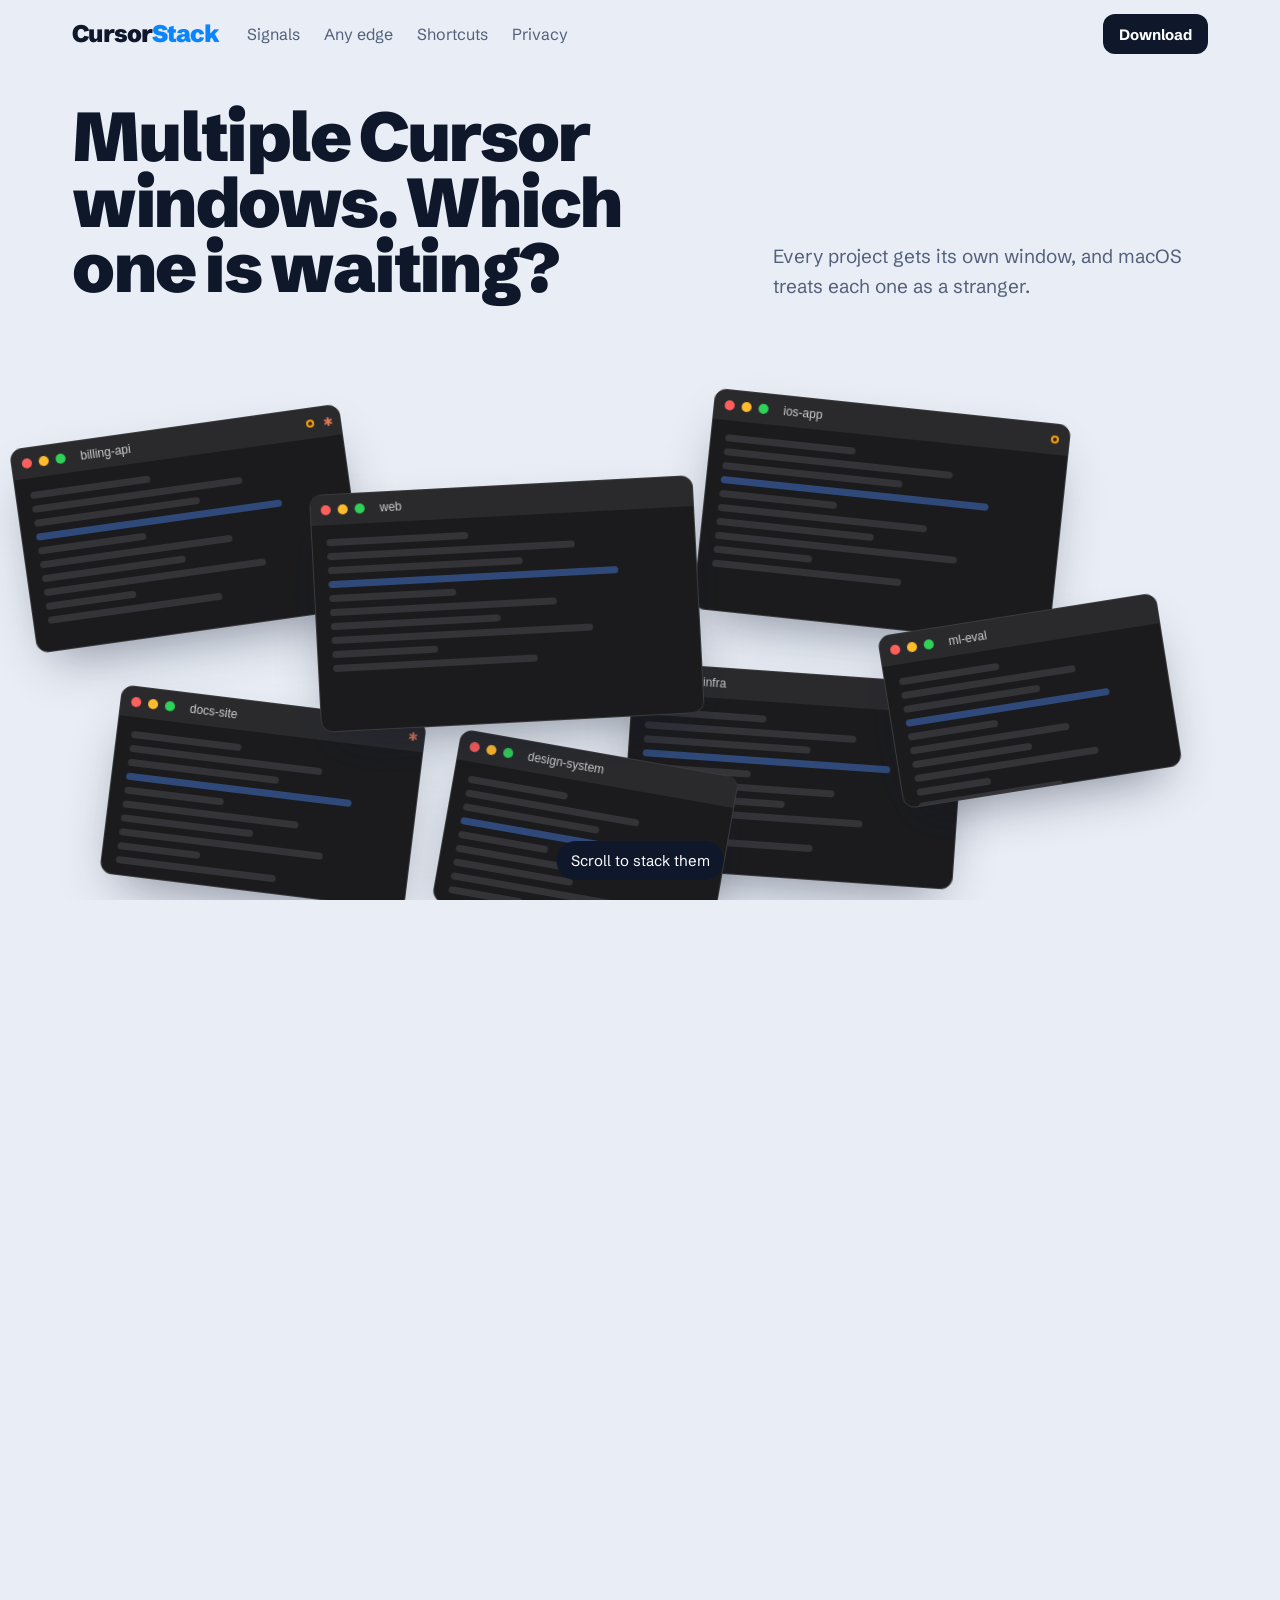
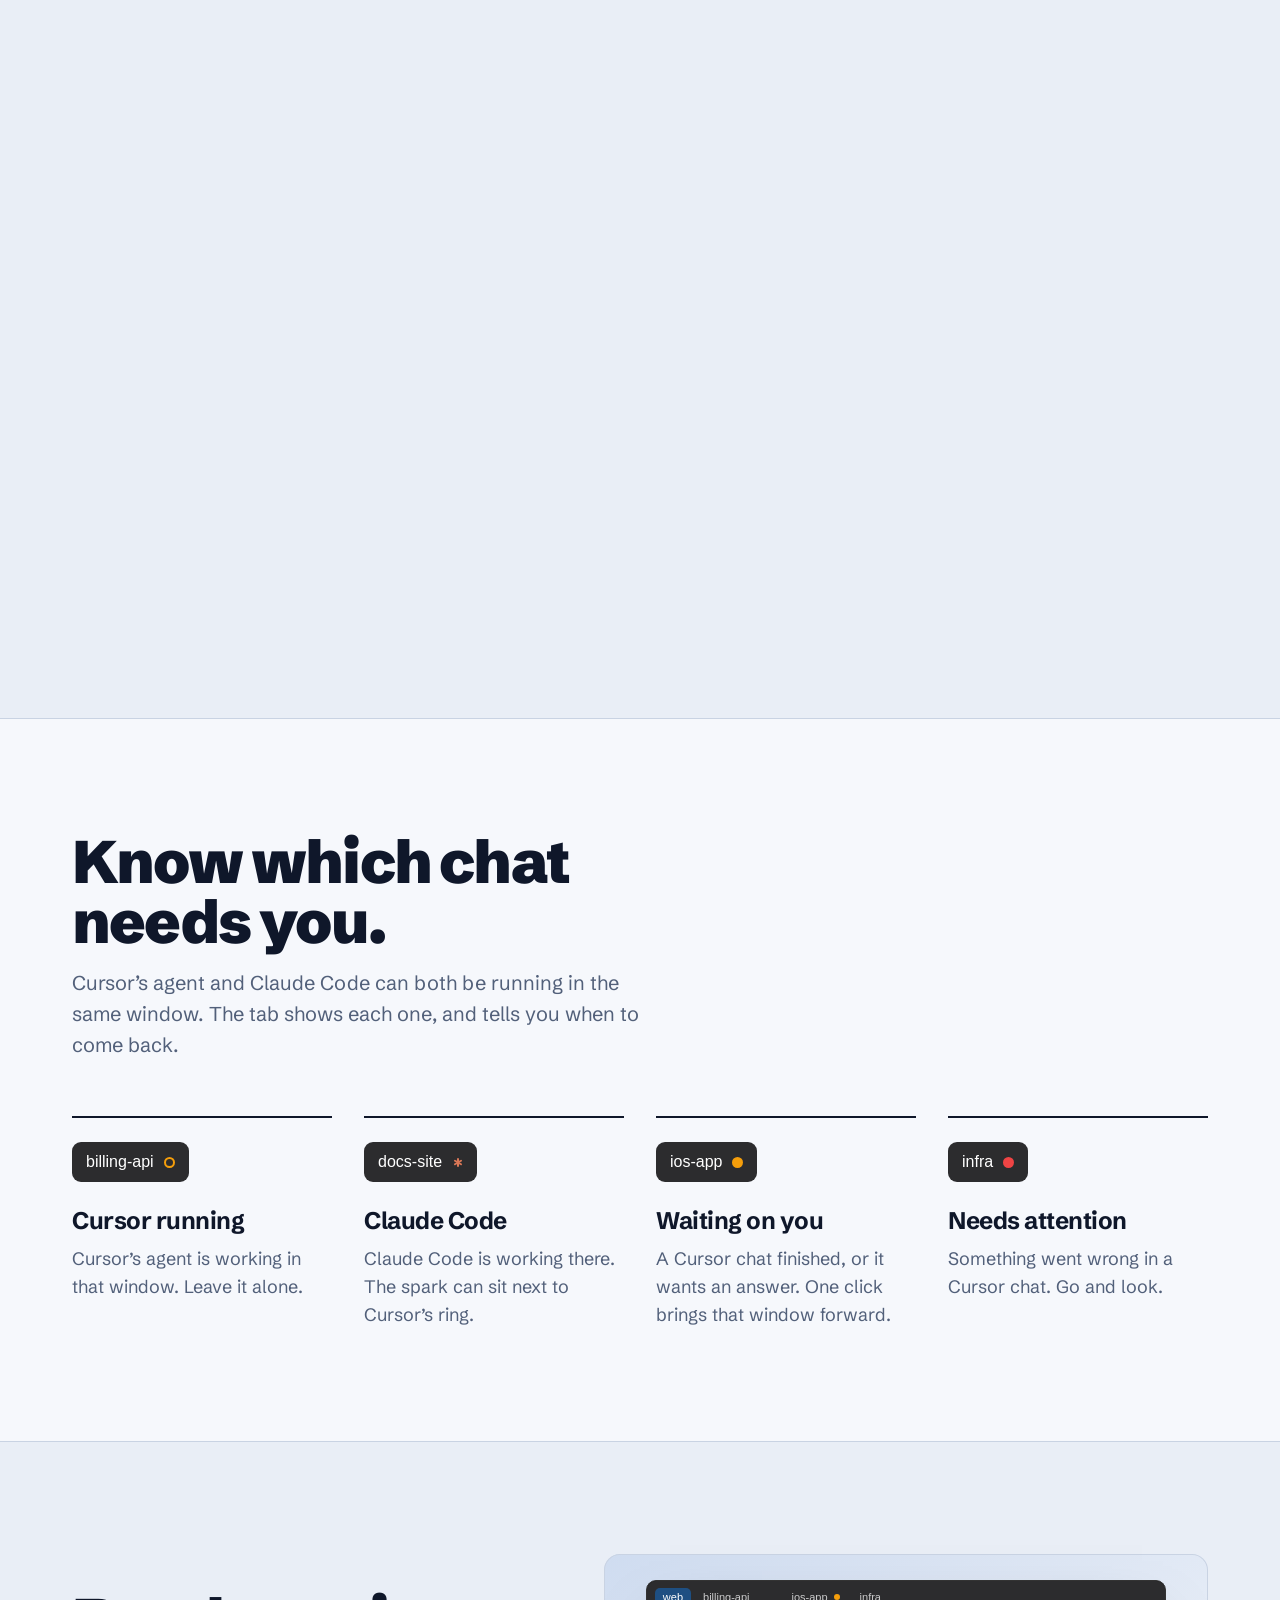
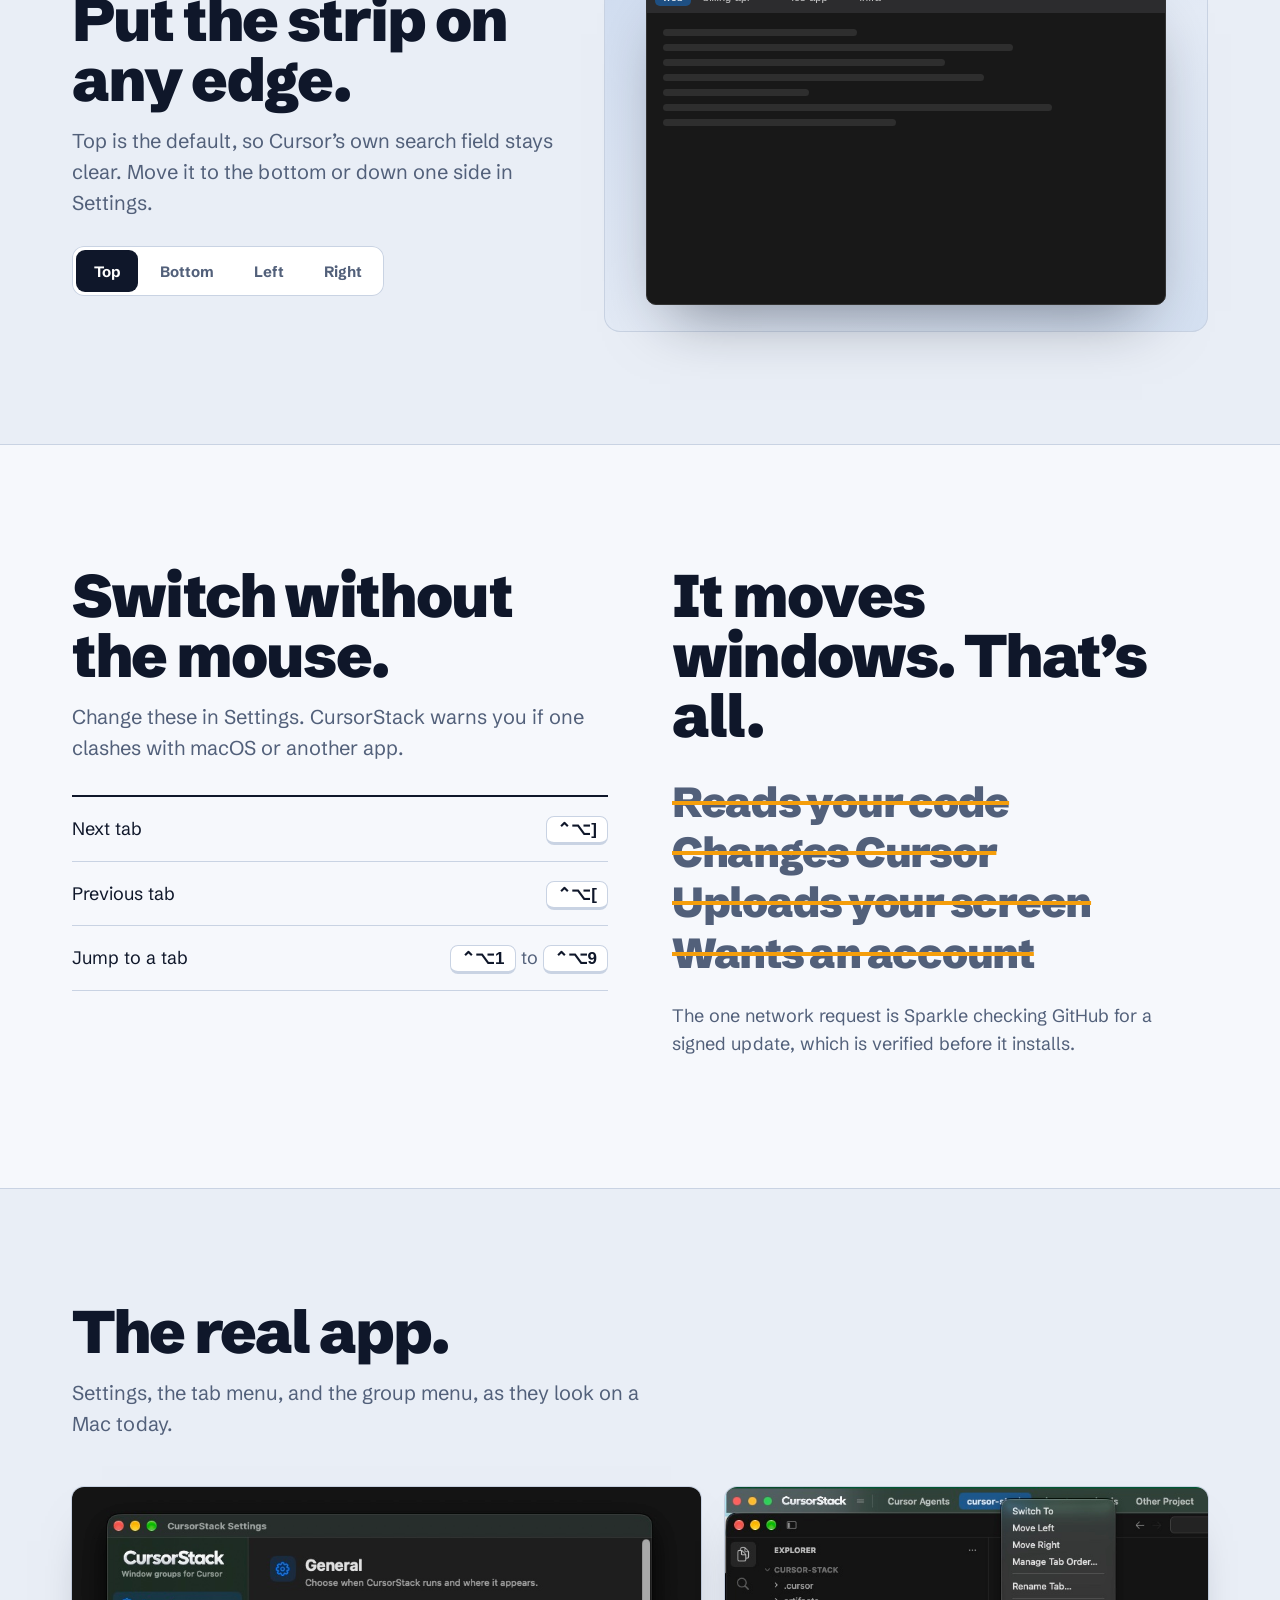
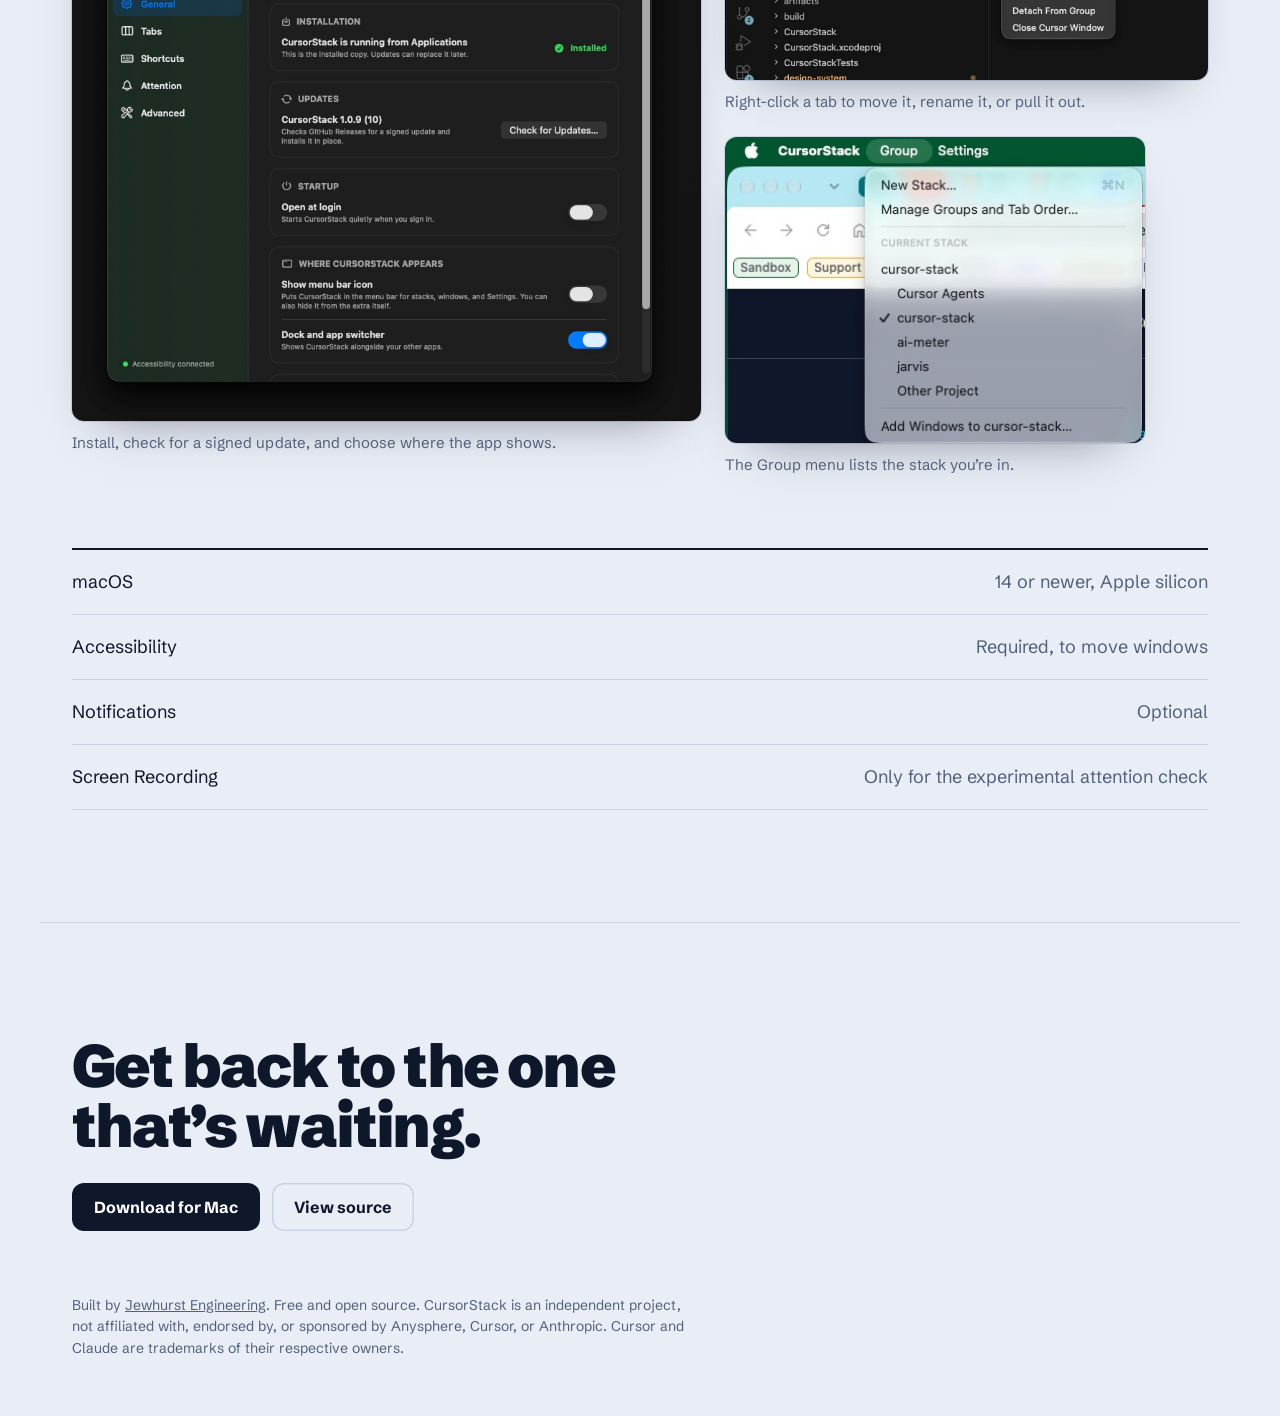
<file: docs/index.html>
<!DOCTYPE html>
<html lang="en" class="no-js">
<head>
<meta charset="utf-8">
<meta name="viewport" content="width=device-width, initial-scale=1">
<title>CursorStack — Tabs for your Cursor windows on macOS</title>
<meta name="description" content="Free, open-source Mac app that groups your Cursor windows under one tab strip. It shows when Cursor’s agent or Claude Code is running, and when a chat is waiting on you.">
<link rel="canonical" href="https://cursorstack.app/">
<meta name="robots" content="index, follow, max-image-preview:large">
<meta name="theme-color" content="#e9eef6">
<link rel="icon" href="favicon.png" type="image/png" sizes="32x32">
<link rel="apple-touch-icon" href="apple-touch-icon.png">

<meta property="og:type" content="website">
<meta property="og:site_name" content="CursorStack">
<meta property="og:url" content="https://cursorstack.app/">
<meta property="og:title" content="CursorStack — Tabs for your Cursor windows on macOS">
<meta property="og:description" content="One tab strip on your Cursor windows. An amber mark for Cursor’s agent, a spark for Claude Code, and a dot when a chat is waiting on you.">
<meta property="og:image" content="https://cursorstack.app/images/og.png">
<meta property="og:image:width" content="1200">
<meta property="og:image:height" content="630">
<meta property="og:image:alt" content="CursorStack: one strip, every project. A tab strip with web, billing-api, ios-app, infra, and docs-site tabs.">
<meta property="og:locale" content="en_US">
<meta name="twitter:card" content="summary_large_image">
<meta name="twitter:title" content="CursorStack — Tabs for your Cursor windows on macOS">
<meta name="twitter:description" content="One tab strip on your Cursor windows. An amber mark for Cursor’s agent, a spark for Claude Code, and a dot when a chat is waiting on you.">
<meta name="twitter:image" content="https://cursorstack.app/images/og.png">
<meta name="twitter:image:alt" content="CursorStack: one strip, every project.">

<script type="application/ld+json">
{
  "@context": "https://schema.org",
  "@type": "SoftwareApplication",
  "name": "CursorStack",
  "url": "https://cursorstack.app/",
  "description": "A macOS app that groups Cursor windows under one tab strip and shows when Cursor’s agent or Claude Code is running, finished, or waiting on you.",
  "applicationCategory": "DeveloperApplication",
  "operatingSystem": "macOS 14 or later",
  "processorRequirements": "Apple silicon",
  "downloadUrl": "https://github.com/JewhurstEngineering/cursor-stack/releases/latest",
  "image": "https://cursorstack.app/images/og.png",
  "screenshot": "https://cursorstack.app/images/settings.jpg",
  "isAccessibleForFree": true,
  "license": "https://opensource.org/licenses/MIT",
  "offers": { "@type": "Offer", "price": "0", "priceCurrency": "USD" },
  "author": { "@type": "Organization", "name": "Jewhurst Engineering", "url": "https://github.com/JewhurstEngineering" },
  "sameAs": ["https://github.com/JewhurstEngineering/cursor-stack"]
}
</script>
<script>document.documentElement.classList.replace("no-js", "js")</script>
<link rel="preconnect" href="https://fonts.googleapis.com">
<link rel="preconnect" href="https://fonts.gstatic.com" crossorigin>
<link href="https://fonts.googleapis.com/css2?family=Schibsted+Grotesk:wght@400;500;700;900&family=JetBrains+Mono:wght@400;500&display=swap" rel="stylesheet">
<link rel="stylesheet" href="assets/demo.css">
<style>
  :root {
    --paper: #e9eef6;
    --paper-2: #f6f8fc;
    --ink: #0f172a;
    --slate: #52607a;
    --rule: #c9d3e3;
    --blue: #0a84ff;
    --amber: #f59e0b;
    --red: #ef4444;
    --strip: #2c2c2e;
    --sans: "Schibsted Grotesk", ui-sans-serif, system-ui, sans-serif;
    --mac: -apple-system, BlinkMacSystemFont, "Helvetica Neue", sans-serif;
    --nav-h: 68px;
  }
  * { box-sizing: border-box; }
  html { background: var(--paper); color: var(--ink); overflow-x: clip; }
  body { margin: 0; font: 400 18px/1.55 var(--sans); -webkit-font-smoothing: antialiased; }
  :focus-visible { outline: 2px solid var(--blue); outline-offset: 3px; }
  .wrap { max-width: 1200px; margin: 0 auto; padding: 0 16px; }
  @media (min-width: 720px) { .wrap { padding: 0 32px; } }

  .nav { position: sticky; top: 0; z-index: 30; height: var(--nav-h); background: color-mix(in srgb, var(--paper) 88%, transparent); backdrop-filter: blur(12px); }
  .nav .wrap { height: 100%; display: flex; align-items: center; gap: 28px; }
  .word { font-weight: 900; font-size: 24px; letter-spacing: -0.04em; text-decoration: none; color: var(--ink); }
  .word span { color: var(--blue); }
  .nav nav { display: none; gap: 24px; font-size: 16px; }
  .nav nav a { color: var(--slate); text-decoration: none; }
  .nav nav a:hover { color: var(--ink); }
  @media (min-width: 860px) { .nav nav { display: flex; } }
  .btn { display: inline-flex; align-items: center; gap: 10px; min-height: 48px; padding: 0 22px; border-radius: 12px; font: 700 16px var(--sans); text-decoration: none; }
  .btn-ink { background: var(--ink); color: #fff; }
  .btn-ink:hover { background: var(--blue); }
  .btn-quiet { color: var(--ink); box-shadow: inset 0 0 0 1.5px var(--rule); }
  .btn-quiet:hover { box-shadow: inset 0 0 0 1.5px var(--ink); }
  .nav .btn { margin-left: auto; min-height: 40px; padding: 0 16px; font-size: 15px; }

  /* scroll scene: pile → stack → live demo */
  .scene { height: 250vh; position: relative; }
  .stage { position: sticky; top: var(--nav-h); height: calc(100vh - var(--nav-h)); overflow: hidden; }
  .copy { position: relative; z-index: 3; padding-top: clamp(16px, 4vh, 48px); }
  .copy .grid { display: grid; }
  .state { grid-area: 1 / 1; display: grid; gap: 20px 48px; align-items: end; align-content: start; transition: opacity .35s, transform .35s; }
  @media (min-width: 960px) { .state { grid-template-columns: 1.5fr 1fr; } }
  .state h1, .state h2 { font-weight: 900; font-size: clamp(38px, 5.4vw, 76px); line-height: .95; letter-spacing: -0.035em; margin: 0; }
  .state p { margin: 0; color: var(--slate); font-size: 19px; max-width: 36ch; }
  .state .cta { display: flex; flex-wrap: wrap; gap: 12px; margin-top: 20px; }
  .state .try { margin-top: 14px; font-size: 15px; color: var(--slate); display: flex; align-items: center; gap: 8px; }
  .state .try::before { content: ""; width: 9px; height: 9px; border-radius: 50%; background: var(--amber); }
  .js .after { opacity: 0; transform: translateY(16px); pointer-events: none; }
  .skip { position: absolute; left: 16px; top: -60px; z-index: 50; background: var(--ink); color: #fff; padding: 10px 16px; border-radius: 8px; }
  .skip:focus { top: 12px; }
  /* without JavaScript: no scroll scene, just the stacked copy and a real screenshot */
  .no-js .scene { height: auto; }
  .no-js .stage { position: static; height: auto; overflow: visible; }
  .no-js .before, .no-js .scroll-cue, .no-js .demo-slot, .no-js .try { display: none; }
  .fallback { display: none; }
  .no-js .fallback { display: block; margin: 40px auto 96px; }
  .fallback img { width: 100%; height: auto; display: block; border-radius: 12px; box-shadow: 0 30px 60px -30px rgba(15,23,42,.5); }
  .scene.done .after { pointer-events: auto; }

  .w { position: absolute; left: 0; top: 0; z-index: 1; border-radius: 12px; background: #1b1b1d; border: 1px solid #3a3a3e; overflow: hidden;
    box-shadow: 0 24px 50px -18px rgba(15,23,42,.45); will-change: transform; }
  .w .bar { height: 30px; display: flex; align-items: center; gap: 7px; padding: 0 10px; background: #2a2a2d; font: 500 12px var(--mac); color: #cfcfcf; }
  .w .bar i { width: 10px; height: 10px; border-radius: 50%; display: block; flex: none; }
  .w .bar b { font-weight: 500; margin-left: 8px; white-space: nowrap; }
  .w .bar .marks { margin-left: auto; display: flex; align-items: center; gap: 5px; }
  .w .bar .ring { width: 8px; height: 8px; border-radius: 50%; border: 2px solid var(--amber); box-sizing: border-box; }
  .spark { width: 11px; height: 11px; display: inline-flex; align-items: center; justify-content: center; flex: none; }
  .spark b { width: 2px; height: 9px; border-radius: 2px; background: #d97757; display: block; position: relative; }
  .spark b::before, .spark b::after { content: ""; position: absolute; inset: 0; border-radius: inherit; background: inherit; }
  .spark b::before { transform: rotate(60deg); }
  .spark b::after { transform: rotate(120deg); }
  @media (prefers-reduced-motion: no-preference) { .spark { animation: spark-spin 8s linear infinite; } }
  @keyframes spark-spin { to { transform: rotate(360deg); } }
  .w .body { padding: 14px; display: grid; gap: 7px; }
  .w .body span { height: 7px; border-radius: 4px; background: #333338; display: block; }
  .w .body span.hl { background: #2f4a7a; }
  .demo-slot { position: absolute; z-index: 2; opacity: 0; box-shadow: 0 50px 100px -40px rgba(15,23,42,.6); border-radius: 14px; }
  .scroll-cue { position: absolute; z-index: 3; left: 50%; bottom: 20px; transform: translateX(-50%); margin: 0; font-size: 15px; color: #fff; background: var(--ink); padding: 8px 14px; border-radius: 999px; }

  /* sections */
  section.band { padding: 112px 0; border-top: 1px solid var(--rule); }
  section.alt { background: var(--paper-2); }
  h2.big { font-weight: 900; font-size: clamp(34px, 4.8vw, 60px); line-height: 1; letter-spacing: -0.03em; margin: 0 0 16px; max-width: 17ch; }
  .sub { color: var(--slate); font-size: 20px; margin: 0; max-width: 48ch; }

  .signals { margin-top: 56px; display: grid; gap: 40px; }
  @media (min-width: 720px) { .signals { grid-template-columns: 1fr 1fr; gap: 32px; } }
  @media (min-width: 1100px) { .signals { grid-template-columns: repeat(4, 1fr); } }
  .signals > div { border-top: 2px solid var(--ink); padding-top: 24px; }
  .chip { display: inline-flex; align-items: center; gap: 10px; height: 40px; padding: 0 14px; border-radius: 9px; background: var(--strip); color: #fff; font: 500 16px var(--mac); }
  .chip i { width: 11px; height: 11px; border-radius: 50%; display: block; }
  .signals h3 { font-weight: 700; font-size: 24px; letter-spacing: -0.02em; margin: 20px 0 6px; }
  .signals p { margin: 0; color: var(--slate); }

  .split { display: grid; gap: 48px; align-items: center; }
  @media (min-width: 900px) { .split { grid-template-columns: 1fr 1.25fr; } }
  .seg { display: inline-flex; flex-wrap: wrap; gap: 4px; padding: 4px; margin-top: 28px; border-radius: 12px; background: #fff; box-shadow: inset 0 0 0 1px var(--rule); }
  .seg button { font: 700 15px var(--sans); color: var(--slate); background: transparent; border: 0; border-radius: 9px; padding: 9px 18px; min-height: 42px; cursor: pointer; }
  .seg button[aria-pressed="true"] { background: var(--ink); color: #fff; }
  .mini { position: relative; aspect-ratio: 16 / 10; border-radius: 16px; background: linear-gradient(150deg, #cfdcf0, #e4ebf6 55%, #d5e1f2); box-shadow: inset 0 0 0 1px var(--rule); }
  .mini-win { position: absolute; inset: 7%; display: grid; border-radius: 10px; overflow: hidden; background: #181818; border: 1px solid #333; box-shadow: 0 30px 60px -24px rgba(15,23,42,.5);
    grid-template-areas: "bar" "body"; grid-template-rows: 32px 1fr; transition: grid-template-rows .35s, grid-template-columns .35s; }
  .mini-win[data-edge="bottom"] { grid-template-areas: "body" "bar"; grid-template-rows: 1fr 32px; }
  .mini-win[data-edge="left"] { grid-template-areas: "bar body"; grid-template-columns: 120px 1fr; grid-template-rows: 1fr; }
  .mini-win[data-edge="right"] { grid-template-areas: "body bar"; grid-template-columns: 1fr 120px; grid-template-rows: 1fr; }
  .mini-bar { grid-area: bar; background: var(--strip); display: flex; gap: 4px; padding: 5px 8px; align-items: center; font: 500 11px var(--mac); color: rgba(255,255,255,.75); overflow: hidden; }
  .mini-win[data-edge="left"] .mini-bar, .mini-win[data-edge="right"] .mini-bar { flex-direction: column; align-items: stretch; padding: 10px 8px; }
  .mini-bar span { padding: 3px 8px; border-radius: 5px; white-space: nowrap; display: flex; align-items: center; justify-content: space-between; gap: 6px; }
  .mini-bar span.on { background: rgba(10,132,255,.4); color: #fff; }
  .mini-bar i { width: 6px; height: 6px; border-radius: 50%; background: var(--amber); display: block; }
  .mini-body { grid-area: body; padding: 16px; display: grid; gap: 8px; align-content: start; }
  .mini-body i { display: block; height: 7px; border-radius: 4px; background: #2e2e2e; }

  .two { display: grid; gap: 64px; margin-top: 8px; }
  @media (min-width: 900px) { .two { grid-template-columns: 1fr 1fr; } }
  .rows { margin-top: 32px; border-top: 2px solid var(--ink); }
  .rows div { display: flex; justify-content: space-between; align-items: center; gap: 16px; padding: 18px 0; border-bottom: 1px solid var(--rule); flex-wrap: wrap; }
  .rows span:last-child { color: var(--slate); text-align: right; }
  kbd { font: 600 17px var(--mac); background: #fff; border: 1px solid var(--rule); border-bottom-width: 3px; border-radius: 8px; padding: 3px 10px; color: var(--ink); }
  .nevers { list-style: none; padding: 0; margin: 32px 0 0; }
  .nevers li { font-weight: 900; font-size: clamp(28px, 3.4vw, 42px); letter-spacing: -0.03em; line-height: 1.2; color: var(--slate);
    text-decoration: line-through; text-decoration-color: var(--amber); text-decoration-thickness: 4px; }
  .note { margin-top: 24px; color: var(--slate); max-width: 44ch; }

  .shots { margin-top: 48px; display: grid; gap: 24px; }
  @media (min-width: 900px) { .shots { grid-template-columns: 1.3fr 1fr; } .shots .big { grid-row: span 2; } }
  .shots figure { margin: 0; }
  .shots img { width: 100%; height: auto; display: block; border-radius: 12px; box-shadow: 0 24px 50px -30px rgba(15,23,42,.5), 0 0 0 1px var(--rule); }
  .shots figcaption { margin-top: 10px; color: var(--slate); font-size: 15px; }

  .foot { padding-top: 112px; padding-bottom: 64px; border-top: 1px solid var(--rule); }
  .foot .cta { display: flex; flex-wrap: wrap; gap: 12px; margin-top: 28px; }
  .legal { padding-bottom: 56px; }
  .legal small { display: block; color: var(--slate); font-size: 14px; max-width: 70ch; }
  .legal a { color: inherit; }

  @media (prefers-reduced-motion: reduce) { *, *::before, *::after { animation: none !important; transition: none !important; } }
</style>
</head>
<body>
<a class="skip" href="#main">Skip to content</a>
<header class="nav"><div class="wrap">
  <a class="word" href="#main">Cursor<span>Stack</span></a>
  <nav aria-label="On this page"><a href="#signals">Signals</a><a href="#edges">Any edge</a><a href="#keys">Shortcuts</a><a href="#privacy">Privacy</a></nav>
  <a class="btn btn-ink" data-latest-download href="https://github.com/JewhurstEngineering/cursor-stack/releases/latest">Download</a>
</div></header>

<main id="main">
<section class="scene" id="scene">
  <div class="stage" id="stage">
    <div class="copy wrap" id="copy"><div class="grid">
      <div class="state before" id="before">
        <h1>Multiple Cursor windows. Which one is waiting?</h1>
        <p>Every project gets its own window, and macOS treats each one as a stranger.</p>
      </div>
      <div class="state after" id="after">
        <h2>One strip. Every project.</h2>
        <div>
          <p>CursorStack lines up your Cursor windows and puts a tab strip on top. Cursor’s agent turns the tab amber. Claude Code adds a spark, and both can show at once.</p>
          <div class="cta">
            <a class="btn btn-ink" data-latest-download href="https://github.com/JewhurstEngineering/cursor-stack/releases/latest">Download for Mac</a>
            <a class="btn btn-quiet" href="https://github.com/JewhurstEngineering/cursor-stack">View source</a>
          </div>
          <p class="try">Try it: click a tab with an amber dot or a spark.</p>
        </div>
      </div>
    </div></div>
    <div id="pile" aria-hidden="true"></div>
    <div class="demo-slot" id="slot"><div id="demo"></div></div>
    <p class="scroll-cue" id="cue" aria-hidden="true">Scroll to stack them</p>
    <div class="fallback wrap"><img src="images/tab-strip.jpg" width="1024" height="349" alt="The CursorStack tab strip on a real Cursor window, with the Add menu open"></div>
  </div>
</section>

<section class="band alt" id="signals"><div class="wrap">
  <h2 class="big">Know which chat needs you.</h2>
  <p class="sub">Cursor’s agent and Claude Code can both be running in the same window. The tab shows each one, and tells you when to come back.</p>
  <div class="signals">
    <div><span class="chip">billing-api <i style="border:2.5px solid var(--amber)"></i></span><h3>Cursor running</h3><p>Cursor’s agent is working in that window. Leave it alone.</p></div>
    <div><span class="chip">docs-site <span class="spark" aria-hidden="true"><b></b></span></span><h3>Claude Code</h3><p>Claude Code is working there. The spark can sit next to Cursor’s ring.</p></div>
    <div><span class="chip">ios-app <i style="background:var(--amber)"></i></span><h3>Waiting on you</h3><p>A Cursor chat finished, or it wants an answer. One click brings that window forward.</p></div>
    <div><span class="chip">infra <i style="background:var(--red)"></i></span><h3>Needs attention</h3><p>Something went wrong in a Cursor chat. Go and look.</p></div>
  </div>
</div></section>

<section class="band" id="edges"><div class="wrap split">
  <div>
    <h2 class="big">Put the strip on any edge.</h2>
    <p class="sub">Top is the default, so Cursor’s own search field stays clear. Move it to the bottom or down one side in Settings.</p>
    <div class="seg" role="group" aria-label="Strip position">
      <button aria-pressed="true" data-edge="top">Top</button><button aria-pressed="false" data-edge="bottom">Bottom</button><button aria-pressed="false" data-edge="left">Left</button><button aria-pressed="false" data-edge="right">Right</button>
    </div>
  </div>
  <div class="mini" aria-hidden="true">
    <div class="mini-win" id="mini" data-edge="top">
      <div class="mini-bar"><span class="on">web</span><span>billing-api <span class="spark" aria-hidden="true"><b></b></span></span><span>ios-app <i></i></span><span>infra</span></div>
      <div class="mini-body"><i style="width:40%"></i><i style="width:72%"></i><i style="width:58%"></i><i style="width:66%"></i><i style="width:30%"></i><i style="width:80%"></i><i style="width:48%"></i></div>
    </div>
  </div>
</div></section>

<section class="band alt" id="keys"><div class="wrap two">
  <div>
    <h2 class="big">Switch without the mouse.</h2>
    <p class="sub">Change these in Settings. CursorStack warns you if one clashes with macOS or another app.</p>
    <div class="rows">
      <div><span>Next tab</span><span><kbd>⌃⌥]</kbd></span></div>
      <div><span>Previous tab</span><span><kbd>⌃⌥[</kbd></span></div>
      <div><span>Jump to a tab</span><span><kbd>⌃⌥1</kbd> to <kbd>⌃⌥9</kbd></span></div>
    </div>
  </div>
  <div id="privacy">
    <h2 class="big">It moves windows. That’s all.</h2>
    <ul class="nevers"><li>Reads your code</li><li>Changes Cursor</li><li>Uploads your screen</li><li>Wants an account</li></ul>
    <p class="note">The one network request is Sparkle checking GitHub for a signed update, which is verified before it installs.</p>
  </div>
</div></section>

<section class="band"><div class="wrap">
  <h2 class="big">The real app.</h2>
  <p class="sub">Settings, the tab menu, and the group menu, as they look on a Mac today.</p>
  <div class="shots">
    <figure class="big"><img loading="lazy" decoding="async" src="images/settings.jpg" width="877" height="745" alt="CursorStack Settings showing install status and Accessibility connected"><figcaption>Install, check for a signed update, and choose where the app shows.</figcaption></figure>
    <figure><img loading="lazy" decoding="async" src="images/tab-menu.jpg" width="689" height="275" alt="Right-click menu on a tab"><figcaption>Right-click a tab to move it, rename it, or pull it out.</figcaption></figure>
    <figure><img loading="lazy" decoding="async" src="images/group-menu.jpg" width="415" height="302" alt="Group menu listing projects" style="max-width:420px"><figcaption>The Group menu lists the stack you’re in.</figcaption></figure>
  </div>
  <div class="rows" style="margin-top:72px">
    <div><span>macOS</span><span>14 or newer, Apple silicon</span></div>
    <div><span>Accessibility</span><span>Required, to move windows</span></div>
    <div><span>Notifications</span><span>Optional</span></div>
    <div><span>Screen Recording</span><span>Only for the experimental attention check</span></div>
  </div>
</div></section>

<section class="wrap foot">
  <h2 class="big">Get back to the one that’s waiting.</h2>
  <div class="cta">
    <a class="btn btn-ink" data-latest-download data-latest-label href="https://github.com/JewhurstEngineering/cursor-stack/releases/latest">Download for Mac</a>
    <a class="btn btn-quiet" href="https://github.com/JewhurstEngineering/cursor-stack">View source</a>
  </div>
</section>
</main>

<footer class="wrap legal">
  <small>Built by <a href="https://github.com/JewhurstEngineering">Jewhurst Engineering</a>. Free and open source. CursorStack is an independent project, not affiliated with, endorsed by, or sponsored by Anysphere, Cursor, or Anthropic. Cursor and Claude are trademarks of their respective owners.</small>
</footer>

<script src="assets/demo.js"></script>
<script>
(() => {
  // Release zips are named CursorStack-<version>.zip, so a pinned filename 404s on the next release.
  const links = [...document.querySelectorAll("[data-latest-download]")];
  let ready = false;
  const pending = fetch("https://api.github.com/repos/JewhurstEngineering/cursor-stack/releases/latest", {
    headers: { Accept: "application/vnd.github+json" },
    signal: AbortSignal.timeout(8000),
  }).then(response => {
    if (!response.ok) throw new Error(String(response.status));
    return response.json();
  }).then(release => {
    const version = String(release.tag_name || "").replace(/^v/, "");
    const zip = (release.assets || []).find(asset => asset.name === `CursorStack-${version}.zip`);
    if (!zip?.browser_download_url) throw new Error("missing zip");
    for (const link of links) {
      link.href = zip.browser_download_url;
      if (link.hasAttribute("data-latest-label") && version) link.textContent = `Download CursorStack ${version}`;
    }
    const schema = document.querySelector('script[type="application/ld+json"]');
    if (schema) {
      const data = JSON.parse(schema.textContent);
      if (version) data.softwareVersion = version;
      data.downloadUrl = zip.browser_download_url;
      schema.textContent = JSON.stringify(data);
    }
    ready = true;
  }).catch(() => {});

  for (const link of links) {
    link.addEventListener("click", event => {
      if (ready || event.button !== 0 || event.metaKey || event.ctrlKey || event.shiftKey || event.altKey) return;
      event.preventDefault();
      pending.then(() => { location.href = link.href; });
    });
  }
})();
</script>
<script>
(() => {
  const demo = CSDemo.mount(document.getElementById("demo"));
  const names = ["web", "billing-api", "ios-app", "infra", "docs-site", "ml-eval", "design-system"];
  const running = [1, 2];
  const claude = [1, 4];
  // start positions: x as a fraction of width, y as a fraction of the area under the copy, width fraction, rotation
  const scatter = [
    [0.30, 0.18, 0.30, -3], [0.02, 0.06, 0.26, -8], [0.66, 0.02, 0.28, 6], [0.58, 0.56, 0.26, 4],
    [0.10, 0.62, 0.24, 7], [0.80, 0.44, 0.22, -9], [0.40, 0.72, 0.22, 10],
  ];
  const pile = document.getElementById("pile");
  const wins = names.map((n, i) => {
    const d = document.createElement("div"); d.className = "w";
    const marks = [
      running.includes(i) ? '<span class="ring"></span>' : "",
      claude.includes(i) ? '<span class="spark" aria-hidden="true"><b></b></span>' : "",
    ].join("");
    d.innerHTML = `<div class="bar"><i style="background:#ff605c"></i><i style="background:#ffbd2e"></i><i style="background:#30d158"></i><b>${n}</b>${marks ? `<span class="marks">${marks}</span>` : ""}</div>
      <div class="body">${[40, 70, 55, 82, 36, 64, 48, 74, 30, 58].map((w, k) => `<span class="${k === 3 ? "hl" : ""}" style="width:${w}%"></span>`).join("")}</div>`;
    pile.appendChild(d); return d;
  });
  wins[0].style.zIndex = 2;

  const scene = document.getElementById("scene"), stage = document.getElementById("stage"), slot = document.getElementById("slot");
  const before = document.getElementById("before"), after = document.getElementById("after"), copy = document.getElementById("copy");
  const reduce = matchMedia("(prefers-reduced-motion: reduce)").matches;
  if (reduce) scene.style.height = "auto";
  const ease = t => t < .5 ? 4 * t * t * t : 1 - Math.pow(-2 * t + 2, 3) / 2;
  const clamp = (v) => Math.min(1, Math.max(0, v));
  let started = false;

  function frame() {
    const W = stage.clientWidth, H = stage.clientHeight, narrow = W < 720;
    const r = scene.getBoundingClientRect();
    const p = reduce ? 1 : clamp(-r.top / Math.max(1, r.height - innerHeight));
    const e = ease(clamp(p / 0.7));
    const pad = narrow ? 16 : Math.max(32, (W - 1200) / 2 + 32);
    const top = copy.offsetTop + copy.offsetHeight + (narrow ? 44 : 56);
    const tx = pad, tw = W - pad * 2, ty = top, th = Math.max(260, H - top - (narrow ? 16 : 32));
    wins.forEach((el, i) => {
      const [sx, sy, sw, rot] = scatter[i];
      const w0 = (narrow ? Math.min(0.62, sw * 2.2) : sw) * W, h0 = w0 * 0.62;
      const x0 = sx * (W - w0 * (narrow ? .5 : .6)), y0 = top - 10 + sy * (H - top);
      const depth = i === 0 ? 0 : i;
      const ox = -depth * 4, oy = -depth * 4;
      const w = w0 + (tw - w0) * e, h = h0 + (th - h0) * e;
      el.style.width = w + "px"; el.style.height = h + "px";
      el.style.transform = `translate(${x0 + (tx + ox - x0) * e}px, ${y0 + (ty + oy - y0) * e}px) rotate(${rot * (1 - e)}deg)`;
      el.style.filter = i === 0 ? "none" : `brightness(${1 - e * 0.3})`;
    });
    Object.assign(slot.style, { left: tx + "px", top: ty + "px", width: tw + "px", height: th + "px" });
    const s = clamp((p - 0.72) / 0.14);
    slot.style.opacity = s; slot.style.pointerEvents = s > 0.9 ? "auto" : "none";
    wins[0].style.opacity = 1 - s;
    const flip = p > 0.55;
    before.style.opacity = flip ? 0 : 1; before.style.transform = flip ? "translateY(-16px)" : "none";
    after.style.opacity = flip ? 1 : 0; after.style.transform = flip ? "none" : "translateY(16px)";
    scene.classList.toggle("done", flip);
    document.getElementById("cue").style.opacity = p > 0.04 ? 0 : 1;
    if (s > 0.9 && !started) { started = true; demo.start(); }
  }
  // keyboard focus on the hidden buttons or demo jumps straight to the stacked state
  const toEnd = () => { if (!scene.classList.contains("done") || slot.style.opacity < 1) scrollTo(0, scene.offsetTop + scene.offsetHeight - innerHeight); };
  after.addEventListener("focusin", toEnd); slot.addEventListener("focusin", toEnd);
  addEventListener("scroll", () => requestAnimationFrame(frame), { passive: true });
  addEventListener("resize", frame);
  document.fonts && document.fonts.ready.then(frame);
  frame();

  const mini = document.getElementById("mini");
  document.querySelectorAll(".seg button").forEach(b => b.addEventListener("click", () => {
    document.querySelectorAll(".seg button").forEach(x => x.setAttribute("aria-pressed", x === b));
    mini.dataset.edge = b.dataset.edge;
  }));
})();
</script>
</body>
</html>
</file>
<file: docs/assets/demo.css>
/* Live demo window on the home page. Sizes itself from its container. */
.csd {
  --amber: #f59e0b; --red: #ef4444;
  --mac: -apple-system, BlinkMacSystemFont, "SF Pro Text", "Helvetica Neue", sans-serif;
  --mono: "JetBrains Mono", ui-monospace, "SF Mono", Menlo, monospace;
  container-type: inline-size;
  display: flex; flex-direction: column; height: 100%; min-height: 0;
  border-radius: 14px; overflow: hidden; background: #181818; border: 1px solid #3a3a3e;
  font-family: var(--mac); color: #ccc; text-align: left;
}
.csd-strip { flex: none; display: flex; align-items: center; gap: 4px; height: 44px; padding: 0 10px; background: #2c2c2e; border-bottom: 1px solid #000; overflow-x: auto; scrollbar-width: none; }
.csd-strip::-webkit-scrollbar { display: none; }
.csd-lights { display: flex; gap: 8px; margin-right: 10px; flex: none; }
.csd-lights i { width: 12px; height: 12px; border-radius: 50%; display: block; }
.csd-brand { flex: none; font: 700 14px var(--mac); color: #fff; margin-right: 4px; letter-spacing: -0.01em; }
.csd-sep { flex: none; width: 1px; height: 20px; background: #4a4a4c; margin: 0 8px 0 6px; }
.csd-tab { flex: none; display: inline-flex; align-items: center; gap: 7px; height: 28px; padding: 0 11px; border-radius: 6px; border: 0; background: transparent;
  font: 500 13px var(--mac); color: rgba(255,255,255,.78); cursor: pointer; transition: background-color .12s; }
.csd-tab:hover { background: rgba(255,255,255,.08); }
.csd-tab[aria-selected="true"] { background: rgba(10,132,255,.38); color: #fff; font-weight: 600; }
.csd-mark { width: 8px; height: 8px; border-radius: 50%; flex: none; display: none; }
.csd-tab[data-state="working"] .csd-mark { display: block; border: 2px solid var(--amber); }
.csd-tab[data-state="attention"] .csd-mark { display: block; background: var(--amber); }
.csd-spark { display: none; width: 11px; height: 11px; align-items: center; justify-content: center; flex: none; }
.csd-tab[data-claude="on"] .csd-spark { display: inline-flex; }
.csd-spark b { width: 2px; height: 9px; border-radius: 2px; background: #d97757; display: block; position: relative; }
.csd-spark b::before, .csd-spark b::after { content: ""; position: absolute; inset: 0; border-radius: inherit; background: inherit; }
.csd-spark b::before { transform: rotate(60deg); }
.csd-spark b::after { transform: rotate(120deg); }
.csd-end { margin-left: auto; display: flex; gap: 6px; flex: none; padding-left: 12px; }
.csd-end span { font: 500 12px var(--mac); color: rgba(255,255,255,.8); padding: 4px 9px; border-radius: 6px; background: rgba(255,255,255,.07); }

.csd-app { flex: 1; min-height: 0; display: grid; grid-template-columns: minmax(0, 1fr); grid-template-rows: minmax(0, 1fr) auto; font-size: 13px; }
.csd-side { display: none; background: #1f1f1f; border-right: 1px solid #2b2b2b; padding: 12px 0; overflow: hidden; }
.csd-side h4 { margin: 0 14px 8px; font: 600 11px var(--mac); color: #999; letter-spacing: .02em; }
.csd-side ul { list-style: none; margin: 0; padding: 0; }
.csd-side li { padding: 3px 14px 3px 22px; white-space: nowrap; overflow: hidden; text-overflow: ellipsis; }
.csd-side li.dir { padding-left: 14px; }
.csd-side li.on { background: #37373d; color: #fff; }
.csd-side li.mod { color: #e2c08d; }
.csd-editor { min-width: 0; min-height: 0; overflow: hidden; display: flex; flex-direction: column; }
.csd-edtabs { flex: none; display: flex; height: 32px; background: #1f1f1f; border-bottom: 1px solid #2b2b2b; }
.csd-edtabs span { padding: 0 14px; display: flex; align-items: center; border-right: 1px solid #2b2b2b; color: #999; white-space: nowrap; }
.csd-edtabs span.on { background: #181818; color: #fff; }
.csd-code { margin: 0; padding: 12px 0; font: 12.5px/1.7 var(--mono); color: #d4d4d4; overflow: hidden; flex: 1; }
.csd-code .line { display: block; white-space: pre; }
.csd-code .ln { display: inline-block; width: 40px; padding-right: 12px; text-align: right; color: #5a5a5a; user-select: none; }
.csd-code .add { background: rgba(35,134,54,.22); }
.csd-code .del { background: rgba(218,54,51,.18); text-decoration: line-through; text-decoration-color: rgba(255,255,255,.25); }
.k { color: #c586c0; } .s { color: #ce9178; } .f { color: #dcdcaa; } .t { color: #4ec9b0; } .c { color: #6a9955; } .n { color: #b5cea8; } .v { color: #9cdcfe; }
.csd-chat { display: flex; flex-direction: column; gap: 8px; background: #1f1f1f; border-top: 1px solid #2b2b2b; padding: 12px 14px; overflow: hidden; }
.csd-chat h4 { margin: 0; font: 600 12px var(--mac); color: #bbb; }
.csd-chat .me { display: none; }
.csd-msg { border-radius: 8px; padding: 8px 10px; line-height: 1.45; margin: 0; }
.csd-msg.me { background: #2a2d33; color: #e6e6e6; align-self: flex-end; max-width: 92%; }
.csd-msg.bot { color: #cfcfcf; padding-left: 0; }
.csd-msg code { font: 12px var(--mono); }
.csd-step { font: 12px var(--mono); color: #8a8a8a; display: flex; gap: 8px; align-items: center; }
.csd-step::before { content: ""; width: 6px; height: 6px; border-radius: 50%; background: #3fb950; flex: none; }
.csd-step.live::before { background: var(--amber); }
.csd-ask { border: 1px solid rgba(245,158,11,.55); background: rgba(245,158,11,.09); border-radius: 8px; padding: 10px 12px; color: #f2e3c4; line-height: 1.45; }
.csd-ask .row { display: flex; gap: 8px; margin-top: 10px; }
.csd-ask button { font: 600 12px var(--mac); border-radius: 6px; padding: 6px 12px; border: 0; cursor: pointer; }
.csd-ask .yes { background: var(--amber); color: #1a1100; }
.csd-ask .no { background: #333; color: #ddd; }
.csd-typing { display: inline-flex; gap: 4px; }
.csd-typing i { width: 5px; height: 5px; border-radius: 50%; background: #888; display: block; }

@container (min-width: 620px) {
  .csd-app { grid-template-columns: 180px minmax(0, 1fr); grid-template-rows: minmax(0, 1fr) auto; }
  .csd-side { display: block; grid-row: span 2; }
}
@container (min-width: 940px) {
  .csd-app { grid-template-columns: 200px minmax(0, 1fr) 320px; grid-template-rows: minmax(0, 1fr); }
  .csd-side { grid-row: auto; }
  .csd-chat { border-top: 0; border-left: 1px solid #2b2b2b; }
  .csd-chat .me { display: block; }
}

@media (prefers-reduced-motion: no-preference) {
  .csd-tab[data-state="working"] .csd-mark { border-top-color: transparent; animation: csd-spin 1s linear infinite; }
  .csd-tab[data-claude="on"] .csd-spark { animation: csd-spin 8s linear infinite; }
  .csd-tab[data-state="attention"] .csd-mark { animation: csd-ping 1.6s ease-out infinite; }
  .csd-tab.arrived { animation: csd-nudge .5s ease-out; }
  .csd-typing i { animation: csd-blink 1.2s infinite; }
  .csd-typing i:nth-child(2) { animation-delay: .2s; } .csd-typing i:nth-child(3) { animation-delay: .4s; }
}
@keyframes csd-spin { to { transform: rotate(360deg); } }
@keyframes csd-ping { 0% { box-shadow: 0 0 0 0 rgba(245,158,11,.7); } 80%, 100% { box-shadow: 0 0 0 8px rgba(245,158,11,0); } }
@keyframes csd-nudge { 30% { transform: translateY(-3px); } }
@keyframes csd-blink { 0%, 80%, 100% { opacity: .25; } 40% { opacity: 1; } }
</file>
